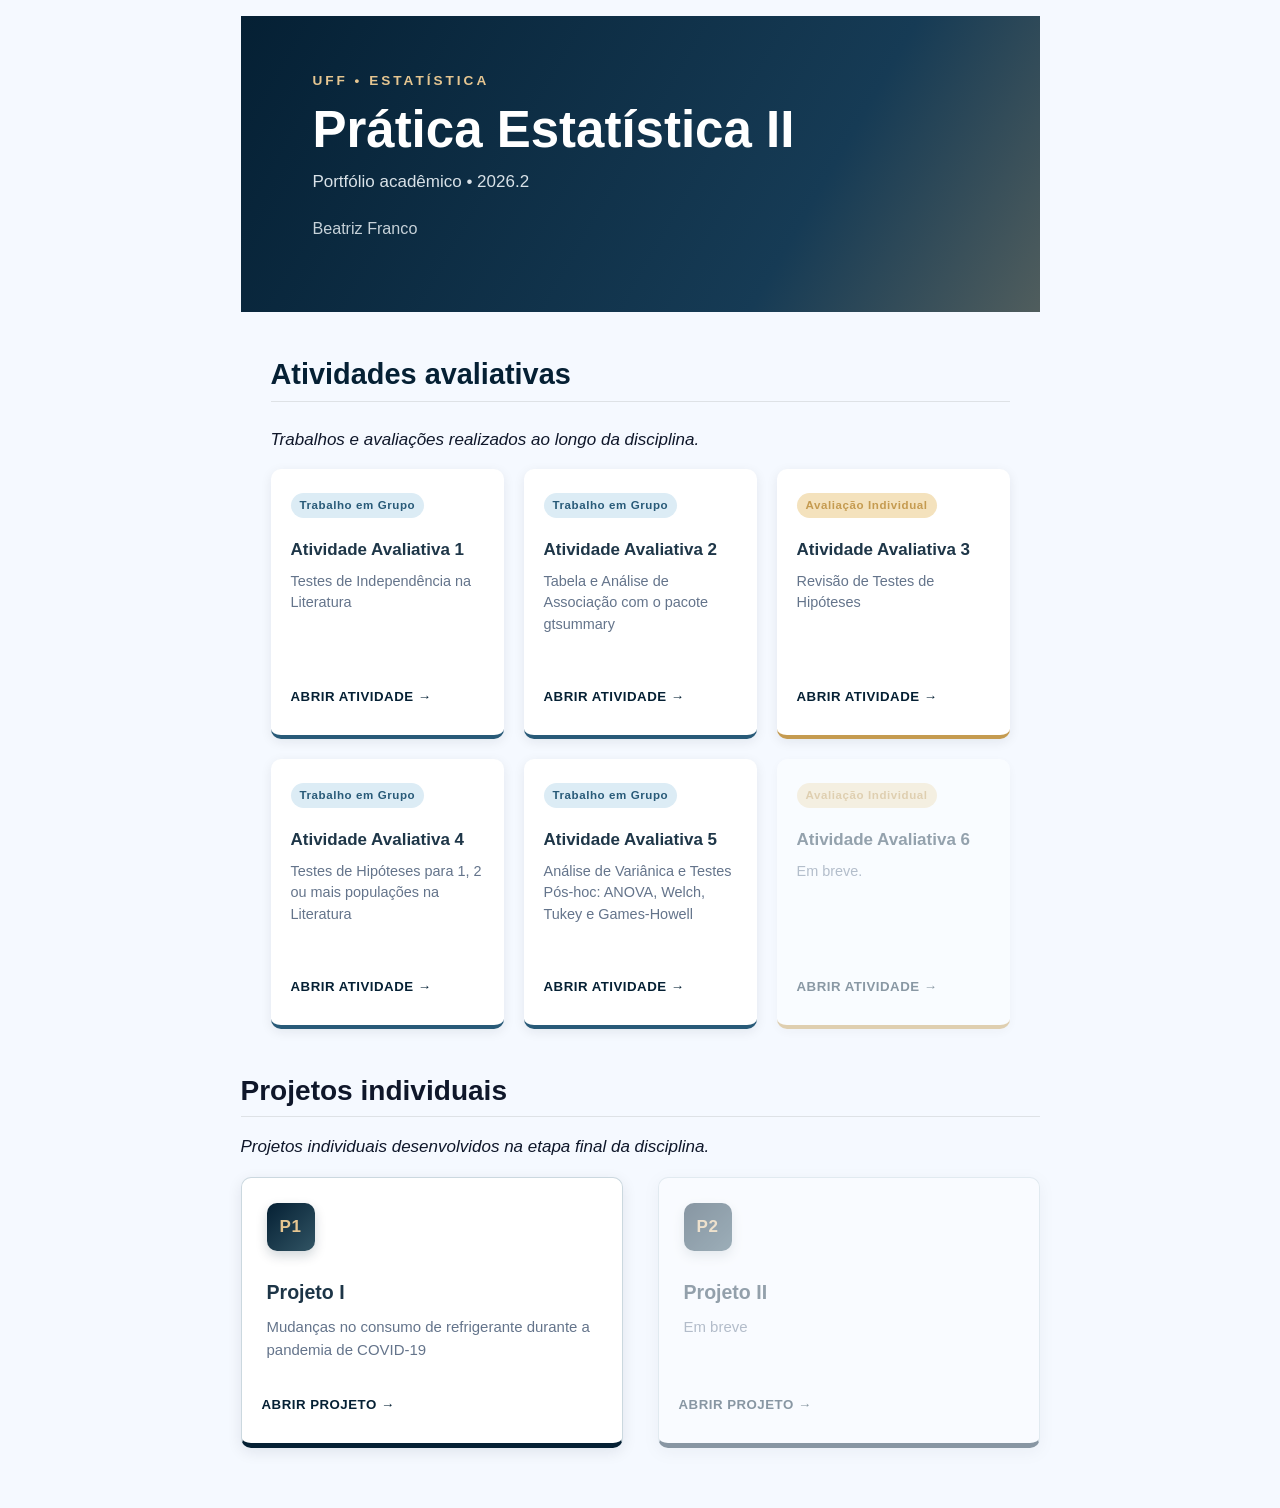
<file: docs/index.html>
<!DOCTYPE html>
<html xmlns="http://www.w3.org/1999/xhtml" lang="en" xml:lang="en"><head>

<meta charset="utf-8">
<meta name="generator" content="quarto-1.9.38">

<meta name="viewport" content="width=device-width, initial-scale=1.0, user-scalable=yes">


<title>index</title>
<style>
/* Default styles provided by pandoc.
** See https://pandoc.org/MANUAL.html#variables-for-html for config info.
*/
code{white-space: pre-wrap;}
span.smallcaps{font-variant: small-caps;}
div.columns{display: flex; gap: min(4vw, 1.5em);}
div.column{flex: auto; overflow-x: auto;}
div.hanging-indent{margin-left: 1.5em; text-indent: -1.5em;}
ul.task-list{list-style: none;}
ul.task-list li input[type="checkbox"] {
  width: 0.8em;
  margin: 0 0.8em 0.2em -1em; /* quarto-specific, see https://github.com/quarto-dev/quarto-cli/issues/4556 */ 
  vertical-align: middle;
}
</style>


<script src="site_libs/quarto-nav/quarto-nav.js"></script>
<script src="site_libs/clipboard/clipboard.min.js"></script>
<script src="site_libs/quarto-search/autocomplete.umd.js"></script>
<script src="site_libs/quarto-search/fuse.min.js"></script>
<script src="site_libs/quarto-search/quarto-search.js"></script>
<meta name="quarto:offset" content="./">
<script src="site_libs/quarto-html/quarto.js" type="module"></script>
<script src="site_libs/quarto-html/tabsets/tabsets.js" type="module"></script>
<script src="site_libs/quarto-html/popper.min.js"></script>
<script src="site_libs/quarto-html/tippy.umd.min.js"></script>
<script src="site_libs/quarto-html/anchor.min.js"></script>
<link href="site_libs/quarto-html/tippy.css" rel="stylesheet">
<link href="site_libs/quarto-html/quarto-syntax-highlighting-15634bcf2e68342d4ad2dfa704d543f6.css" rel="stylesheet" id="quarto-text-highlighting-styles">
<script src="site_libs/bootstrap/bootstrap.min.js"></script>
<link href="site_libs/bootstrap/bootstrap-icons.css" rel="stylesheet">
<link href="site_libs/bootstrap/bootstrap-ece42c8223ec2bf36298a08f122c9a68.min.css" rel="stylesheet" append-hash="true" id="quarto-bootstrap" data-mode="light">
<script id="quarto-search-options" type="application/json">{
  "location": "sidebar",
  "copy-button": false,
  "collapse-after": 3,
  "panel-placement": "start",
  "type": "textbox",
  "limit": 50,
  "keyboard-shortcut": [
    "f",
    "/",
    "s"
  ],
  "show-item-context": false,
  "language": {
    "search-no-results-text": "No results",
    "search-matching-documents-text": "matching documents",
    "search-copy-link-title": "Copy link to search",
    "search-hide-matches-text": "Hide additional matches",
    "search-more-match-text": "more match in this document",
    "search-more-matches-text": "more matches in this document",
    "search-clear-button-title": "Clear",
    "search-text-placeholder": "",
    "search-detached-cancel-button-title": "Cancel",
    "search-submit-button-title": "Submit",
    "search-label": "Search"
  }
}</script>


<link rel="stylesheet" href="custom.css">
</head>

<body class="fullcontent quarto-light">

<div id="quarto-search-results"></div>
<!-- content -->
<div id="quarto-content" class="quarto-container page-columns page-rows-contents page-layout-article">
<!-- sidebar -->
<!-- margin-sidebar -->
    
<!-- main -->
<main class="content" id="quarto-document-content"><header id="title-block-header" class="quarto-title-block"></header>




<div class="topo">
<div class="mini-titulo">
UFF • ESTATÍSTICA
</div>
<section id="prática-estatística-ii" class="level1">
<h1>Prática Estatística II</h1>
<div class="banner-subtitulo">
<p>Portfólio acadêmico • 2026.2</p>
</div>
<div class="banner-autora">
<p>Beatriz Franco</p>
</div>
</section>
</div>
<section id="atividades-avaliativas" class="level2 area-atividades">
<h2 class="anchored" data-anchor-id="atividades-avaliativas">Atividades avaliativas</h2>
<p><em>Trabalhos e avaliações realizados ao longo da disciplina.</em></p>
<div class="grid-atividades">
<div class="card-atividade-grupo">
<div class="tipo-atividade">
Trabalho em Grupo
</div>
<section id="atividade-avaliativa-1" class="level3">
<h3 class="anchored" data-anchor-id="atividade-avaliativa-1">Atividade Avaliativa 1</h3>
<div class="tema">
<p>Testes de Independência na Literatura</p>
</div>
<p><a href="Atividade_1/">ABRIR ATIVIDADE →</a></p>
</section>
</div>
<div class="card-atividade-grupo">
<div class="tipo-atividade">
Trabalho em Grupo
</div>
<section id="atividade-avaliativa-2" class="level3">
<h3 class="anchored" data-anchor-id="atividade-avaliativa-2">Atividade Avaliativa 2</h3>
<div class="tema">
<p>Tabela e Análise de Associação com o pacote gtsummary</p>
</div>
<p><a href="Atividade_2/">ABRIR ATIVIDADE →</a></p>
</section>
</div>
<div class="card-atividade-individual">
<div class="tipo-atividade individual">
Avaliação Individual
</div>
<section id="atividade-avaliativa-3" class="level3">
<h3 class="anchored" data-anchor-id="atividade-avaliativa-3">Atividade Avaliativa 3</h3>
<div class="tema">
<p>Revisão de Testes de Hipóteses</p>
</div>
<p><a href="Atividade_3/Gabarito.pdf">ABRIR ATIVIDADE →</a></p>
</section>
</div>
<div class="card-atividade-grupo">
<div class="tipo-atividade">
Trabalho em Grupo
</div>
<section id="atividade-avaliativa-4" class="level3">
<h3 class="anchored" data-anchor-id="atividade-avaliativa-4">Atividade Avaliativa 4</h3>
<div class="tema">
<p>Testes de Hipóteses para 1, 2 ou mais populações na Literatura</p>
</div>
<p><a href="Atividade_4/">ABRIR ATIVIDADE →</a></p>
</section>
</div>
<div class="card-atividade-grupo">
<div class="tipo-atividade">
Trabalho em Grupo
</div>
<section id="atividade-avaliativa-5" class="level3">
<h3 class="anchored" data-anchor-id="atividade-avaliativa-5">Atividade Avaliativa 5</h3>
<div class="tema">
<p>Análise de Variânica e Testes Pós-hoc: ANOVA, Welch, Tukey e Games-Howell</p>
</div>
<p><a href="Atividade_5/">ABRIR ATIVIDADE →</a></p>
</section>
</div>
<div class="card-atividade-individual indisponivel">
<div class="tipo-atividade individual">
Avaliação Individual
</div>
<section id="atividade-avaliativa-6" class="level3">
<h3 class="anchored" data-anchor-id="atividade-avaliativa-6">Atividade Avaliativa 6</h3>
<div class="tema">
<p>Em breve.</p>
</div>
<p><a href="">ABRIR ATIVIDADE →</a></p>
</section>
</div>
</div>
</section>
<section id="projetos-individuais" class="level2 area-projetos">
<h2 class="anchored" data-anchor-id="projetos-individuais">Projetos individuais</h2>
<p><em>Projetos individuais desenvolvidos na etapa final da disciplina.</em></p>
<div class="grid-projetos">
<div class="card-projeto card-atividade-projeto">
<div class="tipo-projeto">
P1
</div>
<section id="projeto-i" class="level3">
<h3 class="anchored" data-anchor-id="projeto-i">Projeto I</h3>
<div class="tema">
<p>Mudanças no consumo de refrigerante durante a pandemia de COVID-19</p>
</div>
<p><a href="Projeto_1/">ABRIR PROJETO →</a></p>
</section>
</div>
<div class="card-projeto card-atividade-projeto indisponivel">
<div class="tipo-projeto">
P2
</div>
<section id="projeto-ii" class="level3">
<h3 class="anchored" data-anchor-id="projeto-ii">Projeto II</h3>
<div class="tema">
<p>Em breve</p>
</div>
<p><a href="">ABRIR PROJETO →</a></p>
</section>
</div>
</div>
</section>



</main> <!-- /main -->
<script id="quarto-html-after-body" type="application/javascript">
  window.document.addEventListener("DOMContentLoaded", function (event) {
    const icon = "";
    const anchorJS = new window.AnchorJS();
    anchorJS.options = {
      placement: 'right',
      icon: icon
    };
    anchorJS.add('.anchored');
    const isCodeAnnotation = (el) => {
      for (const clz of el.classList) {
        if (clz.startsWith('code-annotation-')) {                     
          return true;
        }
      }
      return false;
    }
    const onCopySuccess = function(e) {
      // button target
      const button = e.trigger;
      // don't keep focus
      button.blur();
      // flash "checked"
      button.classList.add('code-copy-button-checked');
      var currentTitle = button.getAttribute("title");
      button.setAttribute("title", "Copied!");
      let tooltip;
      if (window.bootstrap) {
        button.setAttribute("data-bs-toggle", "tooltip");
        button.setAttribute("data-bs-placement", "left");
        button.setAttribute("data-bs-title", "Copied!");
        tooltip = new bootstrap.Tooltip(button, 
          { trigger: "manual", 
            customClass: "code-copy-button-tooltip",
            offset: [0, -8]});
        tooltip.show();    
      }
      setTimeout(function() {
        if (tooltip) {
          tooltip.hide();
          button.removeAttribute("data-bs-title");
          button.removeAttribute("data-bs-toggle");
          button.removeAttribute("data-bs-placement");
        }
        button.setAttribute("title", currentTitle);
        button.classList.remove('code-copy-button-checked');
      }, 1000);
      // clear code selection
      e.clearSelection();
    }
    const getTextToCopy = function(trigger) {
      const outerScaffold = trigger.parentElement.cloneNode(true);
      const codeEl = outerScaffold.querySelector('code');
      for (const childEl of codeEl.children) {
        if (isCodeAnnotation(childEl)) {
          childEl.remove();
        }
      }
      return codeEl.innerText;
    }
    const clipboard = new window.ClipboardJS('.code-copy-button:not([data-in-quarto-modal])', {
      text: getTextToCopy
    });
    clipboard.on('success', onCopySuccess);
    if (window.document.getElementById('quarto-embedded-source-code-modal')) {
      const clipboardModal = new window.ClipboardJS('.code-copy-button[data-in-quarto-modal]', {
        text: getTextToCopy,
        container: window.document.getElementById('quarto-embedded-source-code-modal')
      });
      clipboardModal.on('success', onCopySuccess);
    }
      var localhostRegex = new RegExp(/^(?:http|https):\/\/localhost\:?[0-9]*\//);
      var mailtoRegex = new RegExp(/^mailto:/);
        var filterRegex = new RegExp('/' + window.location.host + '/');
      var isInternal = (href) => {
          return filterRegex.test(href) || localhostRegex.test(href) || mailtoRegex.test(href);
      }
      // Inspect non-navigation links and adorn them if external
     var links = window.document.querySelectorAll('a[href]:not(.nav-link):not(.navbar-brand):not(.toc-action):not(.sidebar-link):not(.sidebar-item-toggle):not(.pagination-link):not(.no-external):not([aria-hidden]):not(.dropdown-item):not(.quarto-navigation-tool):not(.about-link)');
      for (var i=0; i<links.length; i++) {
        const link = links[i];
        if (!isInternal(link.href)) {
          // undo the damage that might have been done by quarto-nav.js in the case of
          // links that we want to consider external
          if (link.dataset.originalHref !== undefined) {
            link.href = link.dataset.originalHref;
          }
        }
      }
    function tippyHover(el, contentFn, onTriggerFn, onUntriggerFn) {
      const config = {
        allowHTML: true,
        maxWidth: 500,
        delay: 100,
        arrow: false,
        appendTo: function(el) {
            return el.parentElement;
        },
        interactive: true,
        interactiveBorder: 10,
        theme: 'quarto',
        placement: 'bottom-start',
      };
      if (contentFn) {
        config.content = contentFn;
      }
      if (onTriggerFn) {
        config.onTrigger = onTriggerFn;
      }
      if (onUntriggerFn) {
        config.onUntrigger = onUntriggerFn;
      }
      window.tippy(el, config); 
    }
    const noterefs = window.document.querySelectorAll('a[role="doc-noteref"]');
    for (var i=0; i<noterefs.length; i++) {
      const ref = noterefs[i];
      tippyHover(ref, function() {
        // use id or data attribute instead here
        let href = ref.getAttribute('data-footnote-href') || ref.getAttribute('href');
        try { href = new URL(href).hash; } catch {}
        const id = href.replace(/^#\/?/, "");
        const note = window.document.getElementById(id);
        if (note) {
          return note.innerHTML;
        } else {
          return "";
        }
      });
    }
    const xrefs = window.document.querySelectorAll('a.quarto-xref');
    const processXRef = (id, note) => {
      // Strip column container classes
      const stripColumnClz = (el) => {
        el.classList.remove("page-full", "page-columns");
        if (el.children) {
          for (const child of el.children) {
            stripColumnClz(child);
          }
        }
      }
      stripColumnClz(note)
      if (id === null || id.startsWith('sec-')) {
        // Special case sections, only their first couple elements
        const container = document.createElement("div");
        if (note.children && note.children.length > 2) {
          container.appendChild(note.children[0].cloneNode(true));
          for (let i = 1; i < note.children.length; i++) {
            const child = note.children[i];
            if (child.tagName === "P" && child.innerText === "") {
              continue;
            } else {
              container.appendChild(child.cloneNode(true));
              break;
            }
          }
          if (window.Quarto?.typesetMath) {
            window.Quarto.typesetMath(container);
          }
          return container.innerHTML
        } else {
          if (window.Quarto?.typesetMath) {
            window.Quarto.typesetMath(note);
          }
          return note.innerHTML;
        }
      } else {
        // Remove any anchor links if they are present
        const anchorLink = note.querySelector('a.anchorjs-link');
        if (anchorLink) {
          anchorLink.remove();
        }
        if (window.Quarto?.typesetMath) {
          window.Quarto.typesetMath(note);
        }
        if (note.classList.contains("callout")) {
          return note.outerHTML;
        } else {
          return note.innerHTML;
        }
      }
    }
    for (var i=0; i<xrefs.length; i++) {
      const xref = xrefs[i];
      tippyHover(xref, undefined, function(instance) {
        instance.disable();
        let url = xref.getAttribute('href');
        let hash = undefined; 
        if (url.startsWith('#')) {
          hash = url;
        } else {
          try { hash = new URL(url).hash; } catch {}
        }
        if (hash) {
          const id = hash.replace(/^#\/?/, "");
          const note = window.document.getElementById(id);
          if (note !== null) {
            try {
              const html = processXRef(id, note.cloneNode(true));
              instance.setContent(html);
            } finally {
              instance.enable();
              instance.show();
            }
          } else {
            // See if we can fetch this
            fetch(url.split('#')[0])
            .then(res => res.text())
            .then(html => {
              const parser = new DOMParser();
              const htmlDoc = parser.parseFromString(html, "text/html");
              const note = htmlDoc.getElementById(id);
              if (note !== null) {
                const html = processXRef(id, note);
                instance.setContent(html);
              } 
            }).finally(() => {
              instance.enable();
              instance.show();
            });
          }
        } else {
          // See if we can fetch a full url (with no hash to target)
          // This is a special case and we should probably do some content thinning / targeting
          fetch(url)
          .then(res => res.text())
          .then(html => {
            const parser = new DOMParser();
            const htmlDoc = parser.parseFromString(html, "text/html");
            const note = htmlDoc.querySelector('main.content');
            if (note !== null) {
              // This should only happen for chapter cross references
              // (since there is no id in the URL)
              // remove the first header
              if (note.children.length > 0 && note.children[0].tagName === "HEADER") {
                note.children[0].remove();
              }
              const html = processXRef(null, note);
              instance.setContent(html);
            } 
          }).finally(() => {
            instance.enable();
            instance.show();
          });
        }
      }, function(instance) {
      });
    }
        let selectedAnnoteEl;
        const selectorForAnnotation = ( cell, annotation) => {
          let cellAttr = 'data-code-cell="' + cell + '"';
          let lineAttr = 'data-code-annotation="' +  annotation + '"';
          const selector = 'span[' + cellAttr + '][' + lineAttr + ']';
          return selector;
        }
        const selectCodeLines = (annoteEl) => {
          const doc = window.document;
          const targetCell = annoteEl.getAttribute("data-target-cell");
          const targetAnnotation = annoteEl.getAttribute("data-target-annotation");
          const annoteSpan = window.document.querySelector(selectorForAnnotation(targetCell, targetAnnotation));
          const lines = annoteSpan.getAttribute("data-code-lines").split(",");
          const lineIds = lines.map((line) => {
            return targetCell + "-" + line;
          })
          let top = null;
          let height = null;
          let parent = null;
          if (lineIds.length > 0) {
              //compute the position of the single el (top and bottom and make a div)
              const el = window.document.getElementById(lineIds[0]);
              top = el.offsetTop;
              height = el.offsetHeight;
              parent = el.parentElement.parentElement;
            if (lineIds.length > 1) {
              const lastEl = window.document.getElementById(lineIds[lineIds.length - 1]);
              const bottom = lastEl.offsetTop + lastEl.offsetHeight;
              height = bottom - top;
            }
            if (top !== null && height !== null && parent !== null) {
              // cook up a div (if necessary) and position it 
              let div = window.document.getElementById("code-annotation-line-highlight");
              if (div === null) {
                div = window.document.createElement("div");
                div.setAttribute("id", "code-annotation-line-highlight");
                div.style.position = 'absolute';
                parent.appendChild(div);
              }
              div.style.top = top - 2 + "px";
              div.style.height = height + 4 + "px";
              div.style.left = 0;
              let gutterDiv = window.document.getElementById("code-annotation-line-highlight-gutter");
              if (gutterDiv === null) {
                gutterDiv = window.document.createElement("div");
                gutterDiv.setAttribute("id", "code-annotation-line-highlight-gutter");
                gutterDiv.style.position = 'absolute';
                const codeCell = window.document.getElementById(targetCell);
                const gutter = codeCell.querySelector('.code-annotation-gutter');
                gutter.appendChild(gutterDiv);
              }
              gutterDiv.style.top = top - 2 + "px";
              gutterDiv.style.height = height + 4 + "px";
            }
            selectedAnnoteEl = annoteEl;
          }
        };
        const unselectCodeLines = () => {
          const elementsIds = ["code-annotation-line-highlight", "code-annotation-line-highlight-gutter"];
          elementsIds.forEach((elId) => {
            const div = window.document.getElementById(elId);
            if (div) {
              div.remove();
            }
          });
          selectedAnnoteEl = undefined;
        };
          // Handle positioning of the toggle
      window.addEventListener(
        "resize",
        throttle(() => {
          elRect = undefined;
          if (selectedAnnoteEl) {
            selectCodeLines(selectedAnnoteEl);
          }
        }, 10)
      );
      function throttle(fn, ms) {
      let throttle = false;
      let timer;
        return (...args) => {
          if(!throttle) { // first call gets through
              fn.apply(this, args);
              throttle = true;
          } else { // all the others get throttled
              if(timer) clearTimeout(timer); // cancel #2
              timer = setTimeout(() => {
                fn.apply(this, args);
                timer = throttle = false;
              }, ms);
          }
        };
      }
        // Attach click handler to the DT
        const annoteDls = window.document.querySelectorAll('dt[data-target-cell]');
        for (const annoteDlNode of annoteDls) {
          annoteDlNode.addEventListener('click', (event) => {
            const clickedEl = event.target;
            if (clickedEl !== selectedAnnoteEl) {
              unselectCodeLines();
              const activeEl = window.document.querySelector('dt[data-target-cell].code-annotation-active');
              if (activeEl) {
                activeEl.classList.remove('code-annotation-active');
              }
              selectCodeLines(clickedEl);
              clickedEl.classList.add('code-annotation-active');
            } else {
              // Unselect the line
              unselectCodeLines();
              clickedEl.classList.remove('code-annotation-active');
            }
          });
        }
    const findCites = (el) => {
      const parentEl = el.parentElement;
      if (parentEl) {
        const cites = parentEl.dataset.cites;
        if (cites) {
          return {
            el,
            cites: cites.split(' ')
          };
        } else {
          return findCites(el.parentElement)
        }
      } else {
        return undefined;
      }
    };
    var bibliorefs = window.document.querySelectorAll('a[role="doc-biblioref"]');
    for (var i=0; i<bibliorefs.length; i++) {
      const ref = bibliorefs[i];
      const citeInfo = findCites(ref);
      if (citeInfo) {
        tippyHover(citeInfo.el, function() {
          var popup = window.document.createElement('div');
          citeInfo.cites.forEach(function(cite) {
            var citeDiv = window.document.createElement('div');
            citeDiv.classList.add('hanging-indent');
            citeDiv.classList.add('csl-entry');
            var biblioDiv = window.document.getElementById('ref-' + cite);
            if (biblioDiv) {
              citeDiv.innerHTML = biblioDiv.innerHTML;
            }
            popup.appendChild(citeDiv);
          });
          return popup.innerHTML;
        });
      }
    }
  });
  </script>
</div> <!-- /content -->




</body></html>
</file>
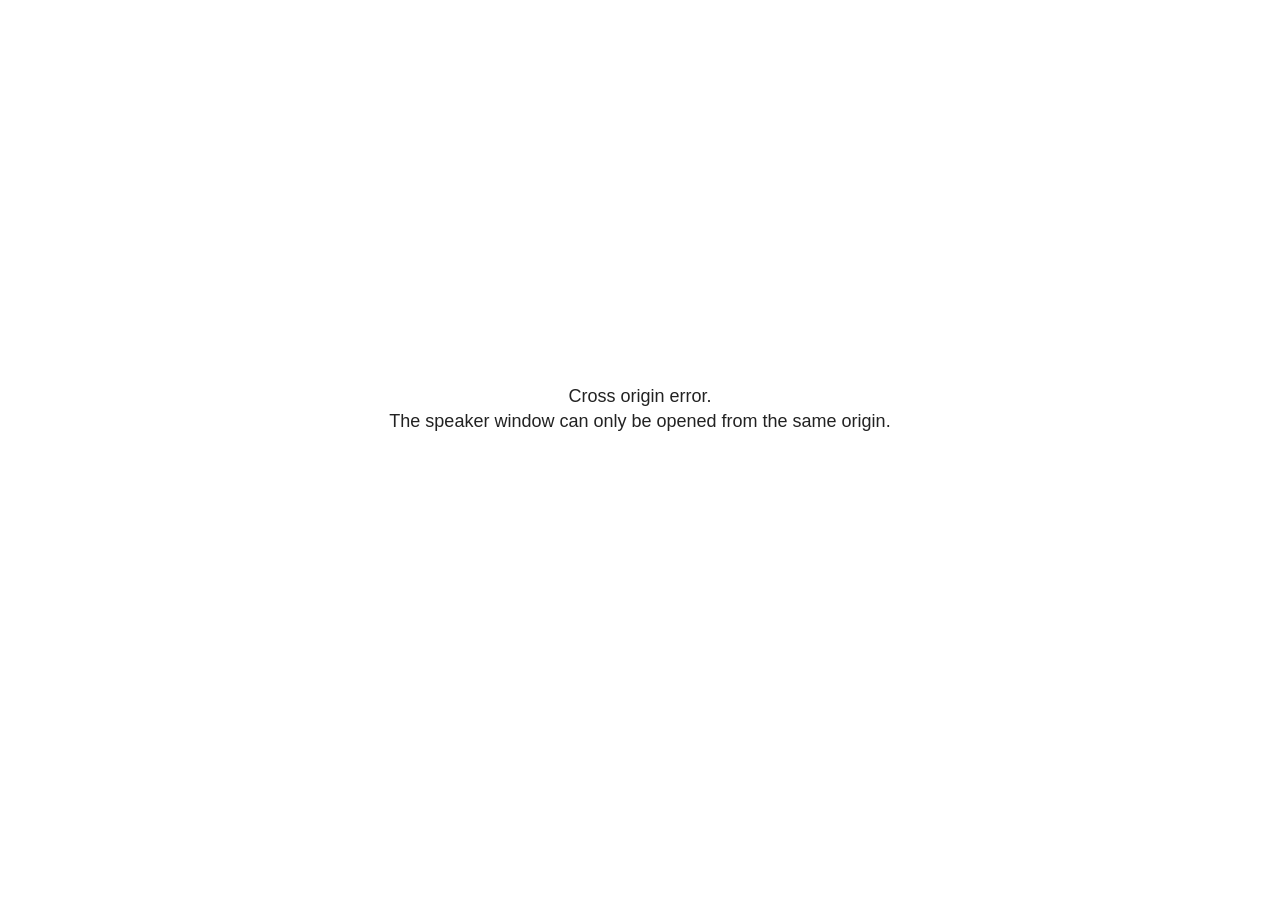
<file: docs/site_libs/revealjs/plugin/notes/speaker-view.html>
<!--
	NOTE: You need to build the notes plugin after making changes to this file.
-->
<html lang="en">
	<head>
		<meta charset="utf-8">

		<title>reveal.js - Speaker View</title>

		<style>
			body {
				font-family: Helvetica;
				font-size: 18px;
			}

			#current-slide,
			#upcoming-slide,
			#speaker-controls {
				padding: 6px;
				box-sizing: border-box;
				-moz-box-sizing: border-box;
			}

			#current-slide iframe,
			#upcoming-slide iframe {
				width: 100%;
				height: 100%;
				border: 1px solid #ddd;
			}

			#current-slide .label,
			#upcoming-slide .label {
				position: absolute;
				top: 10px;
				left: 10px;
				z-index: 2;
			}

			#connection-status {
				position: absolute;
				top: 0;
				left: 0;
				width: 100%;
				height: 100%;
				z-index: 20;
				padding: 30% 20% 20% 20%;
				font-size: 18px;
				color: #222;
				background: #fff;
				text-align: center;
				box-sizing: border-box;
				line-height: 1.4;
			}

			.overlay-element {
				height: 34px;
				line-height: 34px;
				padding: 0 10px;
				text-shadow: none;
				background: rgba( 220, 220, 220, 0.8 );
				color: #222;
				font-size: 14px;
			}

			.overlay-element.interactive:hover {
				background: rgba( 220, 220, 220, 1 );
			}

			#current-slide {
				position: absolute;
				width: 60%;
				height: 100%;
				top: 0;
				left: 0;
				padding-right: 0;
			}

			#upcoming-slide {
				position: absolute;
				width: 40%;
				height: 40%;
				right: 0;
				top: 0;
			}

			/* Speaker controls */
			#speaker-controls {
				position: absolute;
				top: 40%;
				right: 0;
				width: 40%;
				height: 60%;
				overflow: auto;
				font-size: 18px;
			}

				.speaker-controls-time.hidden,
				.speaker-controls-notes.hidden {
					display: none;
				}

				.speaker-controls-time .label,
				.speaker-controls-pace .label,
				.speaker-controls-notes .label {
					text-transform: uppercase;
					font-weight: normal;
					font-size: 0.66em;
					color: #666;
					margin: 0;
				}

				.speaker-controls-time, .speaker-controls-pace {
					border-bottom: 1px solid rgba( 200, 200, 200, 0.5 );
					margin-bottom: 10px;
					padding: 10px 16px;
					padding-bottom: 20px;
					cursor: pointer;
				}

				.speaker-controls-time .reset-button {
					opacity: 0;
					float: right;
					color: #666;
					text-decoration: none;
				}
				.speaker-controls-time:hover .reset-button {
					opacity: 1;
				}

				.speaker-controls-time .timer,
				.speaker-controls-time .clock {
					width: 50%;
				}

				.speaker-controls-time .timer,
				.speaker-controls-time .clock,
				.speaker-controls-time .pacing .hours-value,
				.speaker-controls-time .pacing .minutes-value,
				.speaker-controls-time .pacing .seconds-value {
					font-size: 1.9em;
				}

				.speaker-controls-time .timer {
					float: left;
				}

				.speaker-controls-time .clock {
					float: right;
					text-align: right;
				}

				.speaker-controls-time span.mute {
					opacity: 0.3;
				}

				.speaker-controls-time .pacing-title {
					margin-top: 5px;
				}

				.speaker-controls-time .pacing.ahead {
					color: blue;
				}

				.speaker-controls-time .pacing.on-track {
					color: green;
				}

				.speaker-controls-time .pacing.behind {
					color: red;
				}

				.speaker-controls-notes {
					padding: 10px 16px;
				}

				.speaker-controls-notes .value {
					margin-top: 5px;
					line-height: 1.4;
					font-size: 1.2em;
				}

			/* Layout selector */
			#speaker-layout {
				position: absolute;
				top: 10px;
				right: 10px;
				color: #222;
				z-index: 10;
			}
				#speaker-layout select {
					position: absolute;
					width: 100%;
					height: 100%;
					top: 0;
					left: 0;
					border: 0;
					box-shadow: 0;
					cursor: pointer;
					opacity: 0;

					font-size: 1em;
					background-color: transparent;

					-moz-appearance: none;
					-webkit-appearance: none;
					-webkit-tap-highlight-color: rgba(0, 0, 0, 0);
				}

				#speaker-layout select:focus {
					outline: none;
					box-shadow: none;
				}

			.clear {
				clear: both;
			}

			/* Speaker layout: Wide */
			body[data-speaker-layout="wide"] #current-slide,
			body[data-speaker-layout="wide"] #upcoming-slide {
				width: 50%;
				height: 45%;
				padding: 6px;
			}

			body[data-speaker-layout="wide"] #current-slide {
				top: 0;
				left: 0;
			}

			body[data-speaker-layout="wide"] #upcoming-slide {
				top: 0;
				left: 50%;
			}

			body[data-speaker-layout="wide"] #speaker-controls {
				top: 45%;
				left: 0;
				width: 100%;
				height: 50%;
				font-size: 1.25em;
			}

			/* Speaker layout: Tall */
			body[data-speaker-layout="tall"] #current-slide,
			body[data-speaker-layout="tall"] #upcoming-slide {
				width: 45%;
				height: 50%;
				padding: 6px;
			}

			body[data-speaker-layout="tall"] #current-slide {
				top: 0;
				left: 0;
			}

			body[data-speaker-layout="tall"] #upcoming-slide {
				top: 50%;
				left: 0;
			}

			body[data-speaker-layout="tall"] #speaker-controls {
				padding-top: 40px;
				top: 0;
				left: 45%;
				width: 55%;
				height: 100%;
				font-size: 1.25em;
			}

			/* Speaker layout: Notes only */
			body[data-speaker-layout="notes-only"] #current-slide,
			body[data-speaker-layout="notes-only"] #upcoming-slide {
				display: none;
			}

			body[data-speaker-layout="notes-only"] #speaker-controls {
				padding-top: 40px;
				top: 0;
				left: 0;
				width: 100%;
				height: 100%;
				font-size: 1.25em;
			}

			@media screen and (max-width: 1080px) {
				body[data-speaker-layout="default"] #speaker-controls {
					font-size: 16px;
				}
			}

			@media screen and (max-width: 900px) {
				body[data-speaker-layout="default"] #speaker-controls {
					font-size: 14px;
				}
			}

			@media screen and (max-width: 800px) {
				body[data-speaker-layout="default"] #speaker-controls {
					font-size: 12px;
				}
			}

		</style>
	</head>

	<body>

		<div id="connection-status">Loading speaker view...</div>

		<div id="current-slide"></div>
		<div id="upcoming-slide"><span class="overlay-element label">Upcoming</span></div>
		<div id="speaker-controls">
			<div class="speaker-controls-time">
				<h4 class="label">Time <span class="reset-button">Click to Reset</span></h4>
				<div class="clock">
					<span class="clock-value">0:00 AM</span>
				</div>
				<div class="timer">
					<span class="hours-value">00</span><span class="minutes-value">:00</span><span class="seconds-value">:00</span>
				</div>
				<div class="clear"></div>

				<h4 class="label pacing-title" style="display: none">Pacing – Time to finish current slide</h4>
				<div class="pacing" style="display: none">
					<span class="hours-value">00</span><span class="minutes-value">:00</span><span class="seconds-value">:00</span>
				</div>
			</div>

			<div class="speaker-controls-notes hidden">
				<h4 class="label">Notes</h4>
				<div class="value"></div>
			</div>
		</div>
		<div id="speaker-layout" class="overlay-element interactive">
			<span class="speaker-layout-label"></span>
			<select class="speaker-layout-dropdown"></select>
		</div>

		<script>

			(function() {

				var notes,
					notesValue,
					currentState,
					currentSlide,
					upcomingSlide,
					layoutLabel,
					layoutDropdown,
					pendingCalls = {},
					lastRevealApiCallId = 0,
					connected = false

				var connectionStatus = document.querySelector( '#connection-status' );

				var SPEAKER_LAYOUTS = {
					'default': 'Default',
					'wide': 'Wide',
					'tall': 'Tall',
					'notes-only': 'Notes only'
				};

				setupLayout();

				let openerOrigin;

				try {
					openerOrigin = window.opener.location.origin;
				}
				catch ( error ) { console.warn( error ) }

				// In order to prevent XSS, the speaker view will only run if its
				// opener has the same origin as itself
				if( window.location.origin !== openerOrigin ) {
					connectionStatus.innerHTML = 'Cross origin error.<br>The speaker window can only be opened from the same origin.';
					return;
				}

				var connectionTimeout = setTimeout( function() {
					connectionStatus.innerHTML = 'Error connecting to main window.<br>Please try closing and reopening the speaker view.';
				}, 5000 );

				window.addEventListener( 'message', function( event ) {

					// Validate the origin of all messages to avoid parsing messages
					// that aren't meant for us. Ignore when running off file:// so
					// that the speaker view continues to work without a web server.
					if( window.location.origin !== event.origin && window.location.origin !== 'file://' ) {
						return
					}

					clearTimeout( connectionTimeout );
					connectionStatus.style.display = 'none';

					var data = JSON.parse( event.data );

					// The overview mode is only useful to the reveal.js instance
					// where navigation occurs so we don't sync it
					if( data.state ) delete data.state.overview;

					// Messages sent by the notes plugin inside of the main window
					if( data && data.namespace === 'reveal-notes' ) {
						if( data.type === 'connect' ) {
							handleConnectMessage( data );
						}
						else if( data.type === 'state' ) {
							handleStateMessage( data );
						}
						else if( data.type === 'return' ) {
							pendingCalls[data.callId](data.result);
							delete pendingCalls[data.callId];
						}
					}
					// Messages sent by the reveal.js inside of the current slide preview
					else if( data && data.namespace === 'reveal' ) {
						if( /ready/.test( data.eventName ) ) {
							// Send a message back to notify that the handshake is complete
							window.opener.postMessage( JSON.stringify({ namespace: 'reveal-notes', type: 'connected'} ), '*' );
						}
						else if( /slidechanged|fragmentshown|fragmenthidden|paused|resumed/.test( data.eventName ) && currentState !== JSON.stringify( data.state ) ) {

							dispatchStateToMainWindow( data.state );

						}
					}

				} );

				/**
				 * Updates the presentation in the main window to match the state
				 * of the presentation in the notes window.
				 */
				const dispatchStateToMainWindow = debounce(( state ) => {
					window.opener.postMessage( JSON.stringify({ method: 'setState', args: [ state ]} ), '*' );
				}, 500);

				/**
				 * Asynchronously calls the Reveal.js API of the main frame.
				 */
				function callRevealApi( methodName, methodArguments, callback ) {

					var callId = ++lastRevealApiCallId;
					pendingCalls[callId] = callback;
					window.opener.postMessage( JSON.stringify( {
						namespace: 'reveal-notes',
						type: 'call',
						callId: callId,
						methodName: methodName,
						arguments: methodArguments
					} ), '*' );

				}

				/**
				 * Called when the main window is trying to establish a
				 * connection.
				 */
				function handleConnectMessage( data ) {

					if( connected === false ) {
						connected = true;

						setupIframes( data );
						setupKeyboard();
						setupNotes();
						setupTimer();
						setupHeartbeat();
					}

				}

				/**
				 * Called when the main window sends an updated state.
				 */
				function handleStateMessage( data ) {

					// Store the most recently set state to avoid circular loops
					// applying the same state
					currentState = JSON.stringify( data.state );

					// No need for updating the notes in case of fragment changes
					if ( data.notes ) {
						notes.classList.remove( 'hidden' );
						notesValue.style.whiteSpace = data.whitespace;
						if( data.markdown ) {
							notesValue.innerHTML = marked( data.notes );
						}
						else {
							notesValue.innerHTML = data.notes;
						}
					}
					else {
						notes.classList.add( 'hidden' );
					}

					// Update the note slides
					currentSlide.contentWindow.postMessage( JSON.stringify({ method: 'setState', args: [ data.state ] }), '*' );
					upcomingSlide.contentWindow.postMessage( JSON.stringify({ method: 'setState', args: [ data.state ] }), '*' );
					upcomingSlide.contentWindow.postMessage( JSON.stringify({ method: 'next' }), '*' );

				}

				// Limit to max one state update per X ms
				handleStateMessage = debounce( handleStateMessage, 200 );

				/**
				 * Forward keyboard events to the current slide window.
				 * This enables keyboard events to work even if focus
				 * isn't set on the current slide iframe.
				 *
				 * Block F5 default handling, it reloads and disconnects
				 * the speaker notes window.
				 */
				function setupKeyboard() {

					document.addEventListener( 'keydown', function( event ) {
						if( event.keyCode === 116 || ( event.metaKey && event.keyCode === 82 ) ) {
							event.preventDefault();
							return false;
						}
						currentSlide.contentWindow.postMessage( JSON.stringify({ method: 'triggerKey', args: [ event.keyCode ] }), '*' );
					} );

				}

				/**
				 * Creates the preview iframes.
				 */
				function setupIframes( data ) {

					var params = [
						'receiver',
						'progress=false',
						'history=false',
						'transition=none',
						'autoSlide=0',
						'backgroundTransition=none'
					].join( '&' );

					var urlSeparator = /\?/.test(data.url) ? '&' : '?';
					var hash = '#/' + data.state.indexh + '/' + data.state.indexv;
					var currentURL = data.url + urlSeparator + params + '&scrollActivationWidth=false&postMessageEvents=true' + hash;
					var upcomingURL = data.url + urlSeparator + params + '&scrollActivationWidth=false&controls=false' + hash;

					currentSlide = document.createElement( 'iframe' );
					currentSlide.setAttribute( 'width', 1280 );
					currentSlide.setAttribute( 'height', 1024 );
					currentSlide.setAttribute( 'src', currentURL );
					document.querySelector( '#current-slide' ).appendChild( currentSlide );

					upcomingSlide = document.createElement( 'iframe' );
					upcomingSlide.setAttribute( 'width', 640 );
					upcomingSlide.setAttribute( 'height', 512 );
					upcomingSlide.setAttribute( 'src', upcomingURL );
					document.querySelector( '#upcoming-slide' ).appendChild( upcomingSlide );

				}

				/**
				 * Setup the notes UI.
				 */
				function setupNotes() {

					notes = document.querySelector( '.speaker-controls-notes' );
					notesValue = document.querySelector( '.speaker-controls-notes .value' );

				}

				/**
				 * We send out a heartbeat at all times to ensure we can
				 * reconnect with the main presentation window after reloads.
				 */
				function setupHeartbeat() {

					setInterval( () => {
						window.opener.postMessage( JSON.stringify({ namespace: 'reveal-notes', type: 'heartbeat'} ), '*' );
					}, 1000 );

				}

				function getTimings( callback ) {

					callRevealApi( 'getSlidesAttributes', [], function ( slideAttributes ) {
						callRevealApi( 'getConfig', [], function ( config ) {
							var totalTime = config.totalTime;
							var minTimePerSlide = config.minimumTimePerSlide || 0;
							var defaultTiming = config.defaultTiming;
							if ((defaultTiming == null) && (totalTime == null)) {
								callback(null);
								return;
							}
							// Setting totalTime overrides defaultTiming
							if (totalTime) {
								defaultTiming = 0;
							}
							var timings = [];
							for ( var i in slideAttributes ) {
								var slide = slideAttributes[ i ];
								var timing = defaultTiming;
								if( slide.hasOwnProperty( 'data-timing' )) {
									var t = slide[ 'data-timing' ];
									timing = parseInt(t);
									if( isNaN(timing) ) {
										console.warn("Could not parse timing '" + t + "' of slide " + i + "; using default of " + defaultTiming);
										timing = defaultTiming;
									}
								}
								timings.push(timing);
							}
							if ( totalTime ) {
								// After we've allocated time to individual slides, we summarize it and
								// subtract it from the total time
								var remainingTime = totalTime - timings.reduce( function(a, b) { return a + b; }, 0 );
								// The remaining time is divided by the number of slides that have 0 seconds
								// allocated at the moment, giving the average time-per-slide on the remaining slides
								var remainingSlides = (timings.filter( function(x) { return x == 0 }) ).length
								var timePerSlide = Math.round( remainingTime / remainingSlides, 0 )
								// And now we replace every zero-value timing with that average
								timings = timings.map( function(x) { return (x==0 ? timePerSlide : x) } );
							}
							var slidesUnderMinimum = timings.filter( function(x) { return (x < minTimePerSlide) } ).length
							if ( slidesUnderMinimum ) {
								message = "The pacing time for " + slidesUnderMinimum + " slide(s) is under the configured minimum of " + minTimePerSlide + " seconds. Check the data-timing attribute on individual slides, or consider increasing the totalTime or minimumTimePerSlide configuration options (or removing some slides).";
								alert(message);
							}
							callback( timings );
						} );
					} );

				}

				/**
				 * Return the number of seconds allocated for presenting
				 * all slides up to and including this one.
				 */
				function getTimeAllocated( timings, callback ) {

					callRevealApi( 'getSlidePastCount', [], function ( currentSlide ) {
						var allocated = 0;
						for (var i in timings.slice(0, currentSlide + 1)) {
							allocated += timings[i];
						}
						callback( allocated );
					} );

				}

				/**
				 * Create the timer and clock and start updating them
				 * at an interval.
				 */
				function setupTimer() {

					var start = new Date(),
					timeEl = document.querySelector( '.speaker-controls-time' ),
					clockEl = timeEl.querySelector( '.clock-value' ),
					hoursEl = timeEl.querySelector( '.hours-value' ),
					minutesEl = timeEl.querySelector( '.minutes-value' ),
					secondsEl = timeEl.querySelector( '.seconds-value' ),
					pacingTitleEl = timeEl.querySelector( '.pacing-title' ),
					pacingEl = timeEl.querySelector( '.pacing' ),
					pacingHoursEl = pacingEl.querySelector( '.hours-value' ),
					pacingMinutesEl = pacingEl.querySelector( '.minutes-value' ),
					pacingSecondsEl = pacingEl.querySelector( '.seconds-value' );

					var timings = null;
					getTimings( function ( _timings ) {

						timings = _timings;
						if (_timings !== null) {
							pacingTitleEl.style.removeProperty('display');
							pacingEl.style.removeProperty('display');
						}

						// Update once directly
						_updateTimer();

						// Then update every second
						setInterval( _updateTimer, 1000 );

					} );


					function _resetTimer() {

						if (timings == null) {
							start = new Date();
							_updateTimer();
						}
						else {
							// Reset timer to beginning of current slide
							getTimeAllocated( timings, function ( slideEndTimingSeconds ) {
								var slideEndTiming = slideEndTimingSeconds * 1000;
								callRevealApi( 'getSlidePastCount', [], function ( currentSlide ) {
									var currentSlideTiming = timings[currentSlide] * 1000;
									var previousSlidesTiming = slideEndTiming - currentSlideTiming;
									var now = new Date();
									start = new Date(now.getTime() - previousSlidesTiming);
									_updateTimer();
								} );
							} );
						}

					}

					timeEl.addEventListener( 'click', function() {
						_resetTimer();
						return false;
					} );

					function _displayTime( hrEl, minEl, secEl, time) {

						var sign = Math.sign(time) == -1 ? "-" : "";
						time = Math.abs(Math.round(time / 1000));
						var seconds = time % 60;
						var minutes = Math.floor( time / 60 ) % 60 ;
						var hours = Math.floor( time / ( 60 * 60 )) ;
						hrEl.innerHTML = sign + zeroPadInteger( hours );
						if (hours == 0) {
							hrEl.classList.add( 'mute' );
						}
						else {
							hrEl.classList.remove( 'mute' );
						}
						minEl.innerHTML = ':' + zeroPadInteger( minutes );
						if (hours == 0 && minutes == 0) {
							minEl.classList.add( 'mute' );
						}
						else {
							minEl.classList.remove( 'mute' );
						}
						secEl.innerHTML = ':' + zeroPadInteger( seconds );
					}

					function _updateTimer() {

						var diff, hours, minutes, seconds,
						now = new Date();

						diff = now.getTime() - start.getTime();

						clockEl.innerHTML = now.toLocaleTimeString( 'en-US', { hour12: true, hour: '2-digit', minute:'2-digit' } );
						_displayTime( hoursEl, minutesEl, secondsEl, diff );
						if (timings !== null) {
							_updatePacing(diff);
						}

					}

					function _updatePacing(diff) {

						getTimeAllocated( timings, function ( slideEndTimingSeconds ) {
							var slideEndTiming = slideEndTimingSeconds * 1000;

							callRevealApi( 'getSlidePastCount', [], function ( currentSlide ) {
								var currentSlideTiming = timings[currentSlide] * 1000;
								var timeLeftCurrentSlide = slideEndTiming - diff;
								if (timeLeftCurrentSlide < 0) {
									pacingEl.className = 'pacing behind';
								}
								else if (timeLeftCurrentSlide < currentSlideTiming) {
									pacingEl.className = 'pacing on-track';
								}
								else {
									pacingEl.className = 'pacing ahead';
								}
								_displayTime( pacingHoursEl, pacingMinutesEl, pacingSecondsEl, timeLeftCurrentSlide );
							} );
						} );
					}

				}

				/**
				 * Sets up the speaker view layout and layout selector.
				 */
				function setupLayout() {

					layoutDropdown = document.querySelector( '.speaker-layout-dropdown' );
					layoutLabel = document.querySelector( '.speaker-layout-label' );

					// Render the list of available layouts
					for( var id in SPEAKER_LAYOUTS ) {
						var option = document.createElement( 'option' );
						option.setAttribute( 'value', id );
						option.textContent = SPEAKER_LAYOUTS[ id ];
						layoutDropdown.appendChild( option );
					}

					// Monitor the dropdown for changes
					layoutDropdown.addEventListener( 'change', function( event ) {

						setLayout( layoutDropdown.value );

					}, false );

					// Restore any currently persisted layout
					setLayout( getLayout() );

				}

				/**
				 * Sets a new speaker view layout. The layout is persisted
				 * in local storage.
				 */
				function setLayout( value ) {

					var title = SPEAKER_LAYOUTS[ value ];

					layoutLabel.innerHTML = 'Layout' + ( title ? ( ': ' + title ) : '' );
					layoutDropdown.value = value;

					document.body.setAttribute( 'data-speaker-layout', value );

					// Persist locally
					if( supportsLocalStorage() ) {
						window.localStorage.setItem( 'reveal-speaker-layout', value );
					}

				}

				/**
				 * Returns the ID of the most recently set speaker layout
				 * or our default layout if none has been set.
				 */
				function getLayout() {

					if( supportsLocalStorage() ) {
						var layout = window.localStorage.getItem( 'reveal-speaker-layout' );
						if( layout ) {
							return layout;
						}
					}

					// Default to the first record in the layouts hash
					for( var id in SPEAKER_LAYOUTS ) {
						return id;
					}

				}

				function supportsLocalStorage() {

					try {
						localStorage.setItem('test', 'test');
						localStorage.removeItem('test');
						return true;
					}
					catch( e ) {
						return false;
					}

				}

				function zeroPadInteger( num ) {

					var str = '00' + parseInt( num );
					return str.substring( str.length - 2 );

				}

				/**
				 * Limits the frequency at which a function can be called.
				 */
				function debounce( fn, ms ) {

					var lastTime = 0,
						timeout;

					return function() {

						var args = arguments;
						var context = this;

						clearTimeout( timeout );

						var timeSinceLastCall = Date.now() - lastTime;
						if( timeSinceLastCall > ms ) {
							fn.apply( context, args );
							lastTime = Date.now();
						}
						else {
							timeout = setTimeout( function() {
								fn.apply( context, args );
								lastTime = Date.now();
							}, ms - timeSinceLastCall );
						}

					}

				}

			})();

		</script>
	</body>
</html>
</file>
<file: docs/site_libs/quarto-html/tippy.css>
.tippy-box[data-animation=fade][data-state=hidden]{opacity:0}[data-tippy-root]{max-width:calc(100vw - 10px)}.tippy-box{position:relative;background-color:#333;color:#fff;border-radius:4px;font-size:14px;line-height:1.4;white-space:normal;outline:0;transition-property:transform,visibility,opacity}.tippy-box[data-placement^=top]>.tippy-arrow{bottom:0}.tippy-box[data-placement^=top]>.tippy-arrow:before{bottom:-7px;left:0;border-width:8px 8px 0;border-top-color:initial;transform-origin:center top}.tippy-box[data-placement^=bottom]>.tippy-arrow{top:0}.tippy-box[data-placement^=bottom]>.tippy-arrow:before{top:-7px;left:0;border-width:0 8px 8px;border-bottom-color:initial;transform-origin:center bottom}.tippy-box[data-placement^=left]>.tippy-arrow{right:0}.tippy-box[data-placement^=left]>.tippy-arrow:before{border-width:8px 0 8px 8px;border-left-color:initial;right:-7px;transform-origin:center left}.tippy-box[data-placement^=right]>.tippy-arrow{left:0}.tippy-box[data-placement^=right]>.tippy-arrow:before{left:-7px;border-width:8px 8px 8px 0;border-right-color:initial;transform-origin:center right}.tippy-box[data-inertia][data-state=visible]{transition-timing-function:cubic-bezier(.54,1.5,.38,1.11)}.tippy-arrow{width:16px;height:16px;color:#333}.tippy-arrow:before{content:"";position:absolute;border-color:transparent;border-style:solid}.tippy-content{position:relative;padding:5px 9px;z-index:1}
</file>
<file: docs/site_libs/quarto-html/quarto-syntax-highlighting-15634bcf2e68342d4ad2dfa704d543f6.css>
/* quarto syntax highlight colors */
:root {
  --quarto-hl-ot-color: #003B4F;
  --quarto-hl-at-color: #657422;
  --quarto-hl-ss-color: #20794D;
  --quarto-hl-an-color: #5E5E5E;
  --quarto-hl-fu-color: #4758AB;
  --quarto-hl-st-color: #20794D;
  --quarto-hl-cf-color: #003B4F;
  --quarto-hl-op-color: #5E5E5E;
  --quarto-hl-er-color: #AD0000;
  --quarto-hl-bn-color: #AD0000;
  --quarto-hl-al-color: #AD0000;
  --quarto-hl-va-color: #111111;
  --quarto-hl-bu-color: inherit;
  --quarto-hl-ex-color: inherit;
  --quarto-hl-pp-color: #AD0000;
  --quarto-hl-in-color: #5E5E5E;
  --quarto-hl-vs-color: #20794D;
  --quarto-hl-wa-color: #5E5E5E;
  --quarto-hl-do-color: #5E5E5E;
  --quarto-hl-im-color: #00769E;
  --quarto-hl-ch-color: #20794D;
  --quarto-hl-dt-color: #AD0000;
  --quarto-hl-fl-color: #AD0000;
  --quarto-hl-co-color: #5E5E5E;
  --quarto-hl-cv-color: #5E5E5E;
  --quarto-hl-cn-color: #8f5902;
  --quarto-hl-sc-color: #5E5E5E;
  --quarto-hl-dv-color: #AD0000;
  --quarto-hl-kw-color: #003B4F;
}

/* other quarto variables */
:root {
  --quarto-font-monospace: SFMono-Regular, Menlo, Monaco, Consolas, "Liberation Mono", "Courier New", monospace;
}

/* syntax highlight based on Pandoc's rules */
pre > code.sourceCode > span {
  color: #003B4F;
}

code.sourceCode > span {
  color: #003B4F;
}

div.sourceCode,
div.sourceCode pre.sourceCode {
  color: #003B4F;
}

/* Normal */
code span {
  color: #003B4F;
}

/* Alert */
code span.al {
  color: #AD0000;
  font-style: inherit;
}

/* Annotation */
code span.an {
  color: #5E5E5E;
  font-style: inherit;
}

/* Attribute */
code span.at {
  color: #657422;
  font-style: inherit;
}

/* BaseN */
code span.bn {
  color: #AD0000;
  font-style: inherit;
}

/* BuiltIn */
code span.bu {
  font-style: inherit;
}

/* ControlFlow */
code span.cf {
  color: #003B4F;
  font-weight: bold;
  font-style: inherit;
}

/* Char */
code span.ch {
  color: #20794D;
  font-style: inherit;
}

/* Constant */
code span.cn {
  color: #8f5902;
  font-style: inherit;
}

/* Comment */
code span.co {
  color: #5E5E5E;
  font-style: inherit;
}

/* CommentVar */
code span.cv {
  color: #5E5E5E;
  font-style: italic;
}

/* Documentation */
code span.do {
  color: #5E5E5E;
  font-style: italic;
}

/* DataType */
code span.dt {
  color: #AD0000;
  font-style: inherit;
}

/* DecVal */
code span.dv {
  color: #AD0000;
  font-style: inherit;
}

/* Error */
code span.er {
  color: #AD0000;
  font-style: inherit;
}

/* Extension */
code span.ex {
  font-style: inherit;
}

/* Float */
code span.fl {
  color: #AD0000;
  font-style: inherit;
}

/* Function */
code span.fu {
  color: #4758AB;
  font-style: inherit;
}

/* Import */
code span.im {
  color: #00769E;
  font-style: inherit;
}

/* Information */
code span.in {
  color: #5E5E5E;
  font-style: inherit;
}

/* Keyword */
code span.kw {
  color: #003B4F;
  font-weight: bold;
  font-style: inherit;
}

/* Operator */
code span.op {
  color: #5E5E5E;
  font-style: inherit;
}

/* Other */
code span.ot {
  color: #003B4F;
  font-style: inherit;
}

/* Preprocessor */
code span.pp {
  color: #AD0000;
  font-style: inherit;
}

/* SpecialChar */
code span.sc {
  color: #5E5E5E;
  font-style: inherit;
}

/* SpecialString */
code span.ss {
  color: #20794D;
  font-style: inherit;
}

/* String */
code span.st {
  color: #20794D;
  font-style: inherit;
}

/* Variable */
code span.va {
  color: #111111;
  font-style: inherit;
}

/* VerbatimString */
code span.vs {
  color: #20794D;
  font-style: inherit;
}

/* Warning */
code span.wa {
  color: #5E5E5E;
  font-style: italic;
}

.prevent-inlining {
  content: "</";
}

/*# sourceMappingURL=f23921c56f73e400b49028c9186a1aa0.css.map */
</file>
<file: docs/custom.css>
body {
  font-family: "Inter", "Segoe UI", Arial, sans-serif;
  background: #f5f9ff;
  color: #0f172a;
  margin: 0;
}

main {
  max-width: none !important;
  margin: 0 !important;
  padding: 0 !important;
}

/* ===== TOPO ===== */

.topo {
  background: linear-gradient(
    120deg,
    #052034 0%,
    #163b55 70%,
    #9d8b68 140%
  );

  color: white;
  padding: 55px 9%;
}

.topo h1 {
  color: white;
  font-size: 3rem;
  margin: 8px 0;
  font-weight: 800;
}

.mini-titulo {
  color: #E6C691;
  font-size: 0.8rem;
  font-weight: 700;
  letter-spacing: 3px;
}

.banner-subtitulo {
  margin-top: 8px;
  color: #d9e2e8;
}

.banner-autora {
  margin-top: 22px;
  color: #c7d2d9;
  font-size: 0.95rem;
}



/* ===== ÁREA DAS ATIVIDADES ===== */

.area-atividades {
  max-width: 1150px;
  margin: 45px auto;
  padding: 0 30px;
}

.area-atividades h2 {
  color: #052034;
  font-size: 1.7rem;
  margin-bottom: 25px;
}

/* ===== GRADE ===== */

.grid-atividades {
  display: grid;
  grid-template-columns: repeat(3, minmax(220px, 1fr));
  gap: 20px;
}

/* ===== CARDS ===== */

.card-atividade-individual {
  background: white;
  min-height: 170px;
  padding: 20px;
  border-radius: 10px;
  border-bottom: 4px solid #c59b50;

  box-shadow:
    0 3px 12px rgba(15, 23, 42, 0.08);

  transition: 0.2s ease;
}

.card-atividade-individual:hover {
  transform: translateY(-3px);
}

.numero {
  font-size: 1.9rem;
  font-weight: 800;
  color: #E6C691;
}

.card-atividade-individual h3 {
  font-size: 1rem;
  color: #052034;
  margin: 10px 0;
}

.tema {
  font-size: 0.85rem;
  color: #64748b;
  min-height: 40px;
}




.card-atividade-grupo {
  background: white;
  min-height: 170px;
  padding: 20px;
  border-radius: 10px;
  border-bottom: 4px solid #285a78;

  box-shadow:
    0 3px 12px rgba(15, 23, 42, 0.08);

  transition: 0.2s ease;
}

.card-atividade-grupo:hover {
  transform: translateY(-3px);
}

.numero {
  font-size: 1.9rem;
  font-weight: 800;
  color: #E6C691;
}

.card-atividade-grupo h3 {
  font-size: 1rem;
  color: #052034;
  margin: 10px 0;
}

.tema {
  font-size: 0.85rem;
  color: #64748b;
  min-height: 40px;
}

/* ===== LINK ===== */

.card-atividade-individual a {
  display: inline-block;
  margin-top: 15px;

  color: #052034;
  font-size: 0.78rem;
  font-weight: 800;
  letter-spacing: 0.5px;

  text-decoration: none;
}


.card-atividade-grupo a {
  display: inline-block;
  margin-top: 15px;

  color: #052034;
  font-size: 0.78rem;
  font-weight: 800;
  letter-spacing: 0.5px;

  text-decoration: none;
}


.card-atividade-projeto a {
  display: inline-block;
  margin-top: 15px;

  color: #052034;
  font-size: 0.78rem;
  font-weight: 800;
  letter-spacing: 0.5px;

  text-decoration: none;
}


.card-atividade-individual a:hover {
  color: #c59b50;
}



.card-atividade-grupo a:hover {
  color: #285a78;
}

/* ===== AINDA NÃO DISPONÍVEL ===== */

.indisponivel {
  opacity: 0.45;
}

/* ===== RESPONSIVO ===== */

@media (max-width: 900px) {
  .grid-atividades {
    grid-template-columns: repeat(2, 1fr);
  }
}

@media (max-width: 550px) {
  .grid-atividades {
    grid-template-columns: 1fr;
  }
}



.grid-atividades {
  display: grid;
  grid-template-columns: repeat(3, 1fr);
  gap: 20px;
  align-items: stretch;
}

.card-atividade-individual {
  display: flex;
  flex-direction: column;
  height: 100%;
  box-sizing: border-box;
}


.card-atividade-grupo {
  display: flex;
  flex-direction: column;
  height: 100%;
  box-sizing: border-box;
}

.card-atividade-projeto {
  display: flex;
  flex-direction: column;
  height: 100%;
  box-sizing: border-box;
}


.card-atividade-individual > p:last-child {
  margin-top: auto;
}


.card-atividade-grupo > p:last-child {
  margin-top: auto;
}


.card-atividade-projeto> p:last-child {
  margin-top: auto;
}

.card-atividade-individual {
  position: relative;
  min-height: 270px;
  padding-bottom: 65px;
  box-sizing: border-box;
}

.card-atividade-grupo {
  position: relative;
  min-height: 270px;
  padding-bottom: 65px;
  box-sizing: border-box;
}


.card-atividade-projeto {
  position: relative;
  min-height: 270px;
  padding-bottom: 65px;
  box-sizing: border-box;
}



.card-atividade-individual a {
  position: absolute;
  bottom: 28px;
  left: 20px;
}


.card-atividade-grupo a {
  position: absolute;
  bottom: 28px;
  left: 20px;
}


.card-atividade-projeto a {
  position: absolute;
  bottom: 28px;
  left: 20px;
}


.grid-projetos {
  display: grid;
  grid-template-columns: repeat(2, minmax(0, 1fr));
  gap: 35px;
  width: 100%;
  margin: 0 auto;
  align-items: stretch;
}


.card-projeto {
  position: relative;
  background: white;
  min-height: 220px;
  height: 100%;
  padding: 25px;
  padding-bottom: 65px;
  border-radius: 10px;

  border: 1px solid #e6eaf0;
  border-bottom: 4px solid #052034;

  box-shadow:
    0 4px 15px rgba(15, 23, 42, 0.09);

  box-sizing: border-box;
  transition: 0.2s ease;
}

.card-projeto:hover {
  transform: translateY(-3px);
}

.numero-projeto {
  font-size: 0.78rem;
  font-weight: 800;
  letter-spacing: 1.5px;
  color: #052034;
}

.card-projeto h3 {
  font-size: 1.15rem;
  color: #052034;
  margin: 12px 0;
}

.card-projeto .tema {
  font-size: 0.88rem;
  color: #64748b;
}

.status {
  position: absolute;
  bottom: 27px;
  left: 25px;

  font-size: 0.75rem;
  font-weight: 800;
  letter-spacing: 0.8px;
  color: #052034;
}


.grid-projetos {
  display: grid;
  grid-template-columns: repeat(2, minmax(280px, 1fr));
  gap: 35px;
}

.card-projeto .numero {
  color: #052034;
}

.tipo-atividade {
  display: inline-block;
  width: fit-content;
  margin: 4px 0 12px 0;
  padding: 4px 9px;
  border-radius: 15px;
  background-color: #dcecf5;
  color: #285a78;
  font-size: 0.68rem;
  font-weight: 700;
  letter-spacing: 0.05em;
}

/* Cor diferente para atividades individuais */
.tipo-atividade.individual {
  background-color: #f4e2bd;
  color: #c59b50;
}

.card-atividade-projeto a:hover {
  color: #052034;
}




.grid-projetos {
  display: grid;
  grid-template-columns: repeat(2, 1fr);
  gap: 35px;
  align-items: stretch;
}

.card-projeto {
  position: relative;
  min-height: 245px;
  height: 100%;
  padding: 25px;
  padding-bottom: 65px;
  box-sizing: border-box;
}

.card-projeto > p:last-child {
  position: absolute;
  left: 25px;
  bottom: 22px;
  margin: 0;
}



.tipo-projeto {
  display: flex;
  align-items: center;
  justify-content: center;

  width: 48px;
  height: 48px;
  margin-bottom: 18px;

  background: linear-gradient(135deg, #052034, #315464);
  color: #cbd8df;

  border-radius: 10px;
  box-shadow: 0 5px 12px rgba(5, 32, 52, 0.18);

  font-size: 1rem;
  font-weight: 800;
  letter-spacing: 0.04em;
}

.card-projeto {
  border: 1px solid #cbd8df;
  border-bottom: 5px solid #052034;
}



.tipo-projeto {
  background: linear-gradient(135deg, #052034, #315464);
  color: #e6c691;
}


.card-projeto a::before,
.card-projeto a::after {
  content: none !important;
  display: none !important;
}

.card-projeto a {
  transform: none !important;
  text-shadow: none !important;
  text-decoration: none;
}

.card-projeto a:hover {
  transform: none !important;
  text-decoration: underline;
}
</file>
